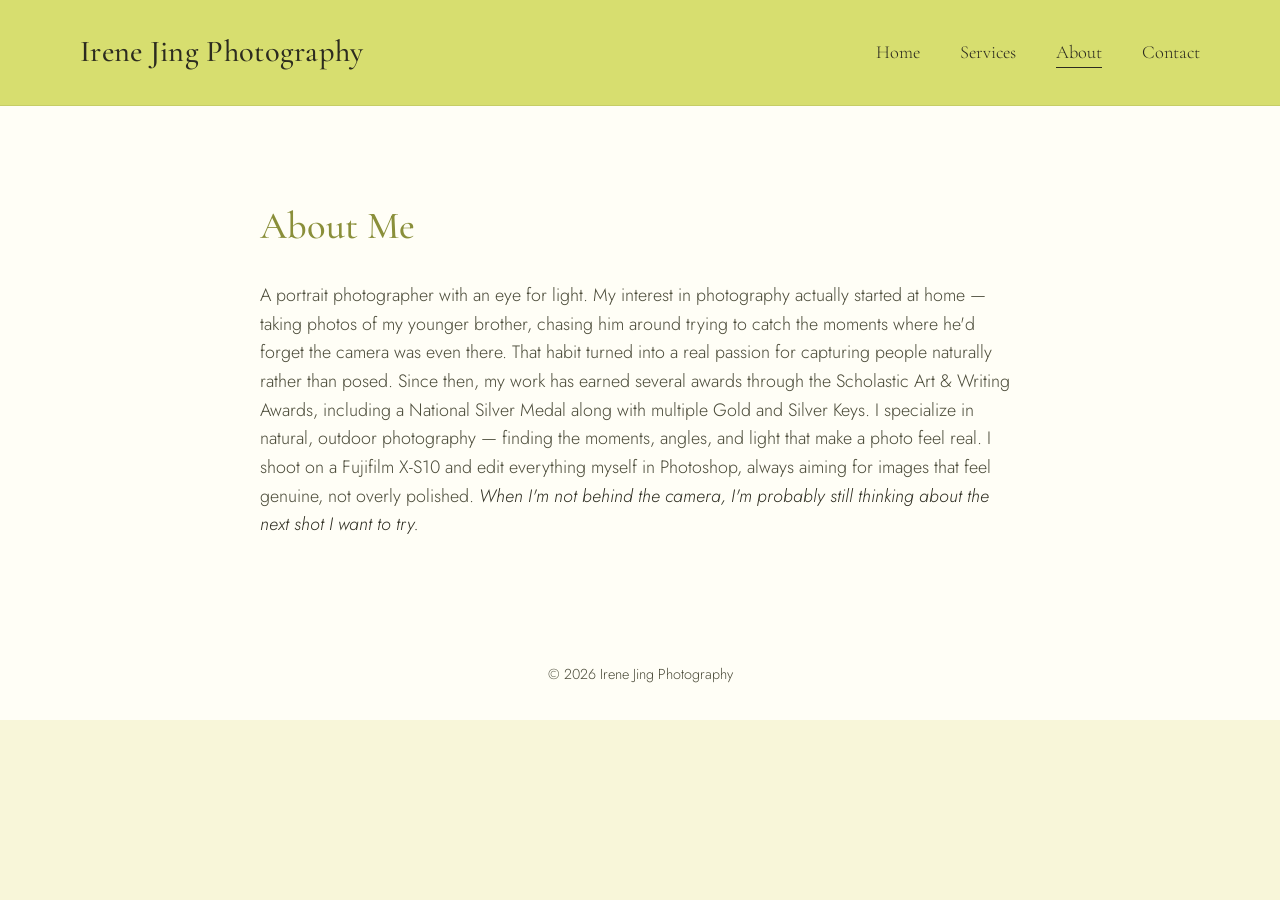
<file: about.html>
<!DOCTYPE html>
<html lang="en">
<head>
<meta charset="UTF-8">
<meta name="viewport" content="width=device-width, initial-scale=1.0">
<title>About — Irene Jing Photography</title>
<link rel="preconnect" href="https://fonts.googleapis.com">
<link rel="preconnect" href="https://fonts.gstatic.com" crossorigin>
<link href="https://fonts.googleapis.com/css2?family=Cormorant+Garamond:ital,wght@0,400;0,500;0,600;1,400&family=Jost:wght@300;400;500&display=swap" rel="stylesheet">
<link rel="stylesheet" href="style.css">
</head>
<body>

<header>
  <div class="nav-wrap">
    <div class="brand">Irene Jing Photography</div>
    <nav>
      <ul>
        <li><a href="index.html">Home</a></li>
        <li><a href="services.html">Services</a></li>
        <li><a href="about.html" class="active">About</a></li>
        <li><a href="contact.html">Contact</a></li>
      </ul>
    </nav>
  </div>
</header>

<section class="about">
  <div class="section-inner">
    <h2>About Me</h2>
    <p>A portrait photographer with an eye for light. My interest in photography actually started at home — taking photos of my younger brother, chasing him around trying to catch the moments where he'd forget the camera was even there. That habit turned into a real passion for capturing people naturally rather than posed. Since then, my work has earned several awards through the Scholastic Art &amp; Writing Awards, including a National Silver Medal along with multiple Gold and Silver Keys. I specialize in natural, outdoor photography — finding the moments, angles, and light that make a photo feel real. I shoot on a Fujifilm X-S10 and edit everything myself in Photoshop, always aiming for images that feel genuine, not overly polished. <em>When I'm not behind the camera, I'm probably still thinking about the next shot I want to try.</em></p>
  </div>
</section>

<footer>
  &copy; <span id="year"></span> Irene Jing Photography
</footer>

<script>document.getElementById('year').textContent = new Date().getFullYear();</script>
</body>
</html>
</file>
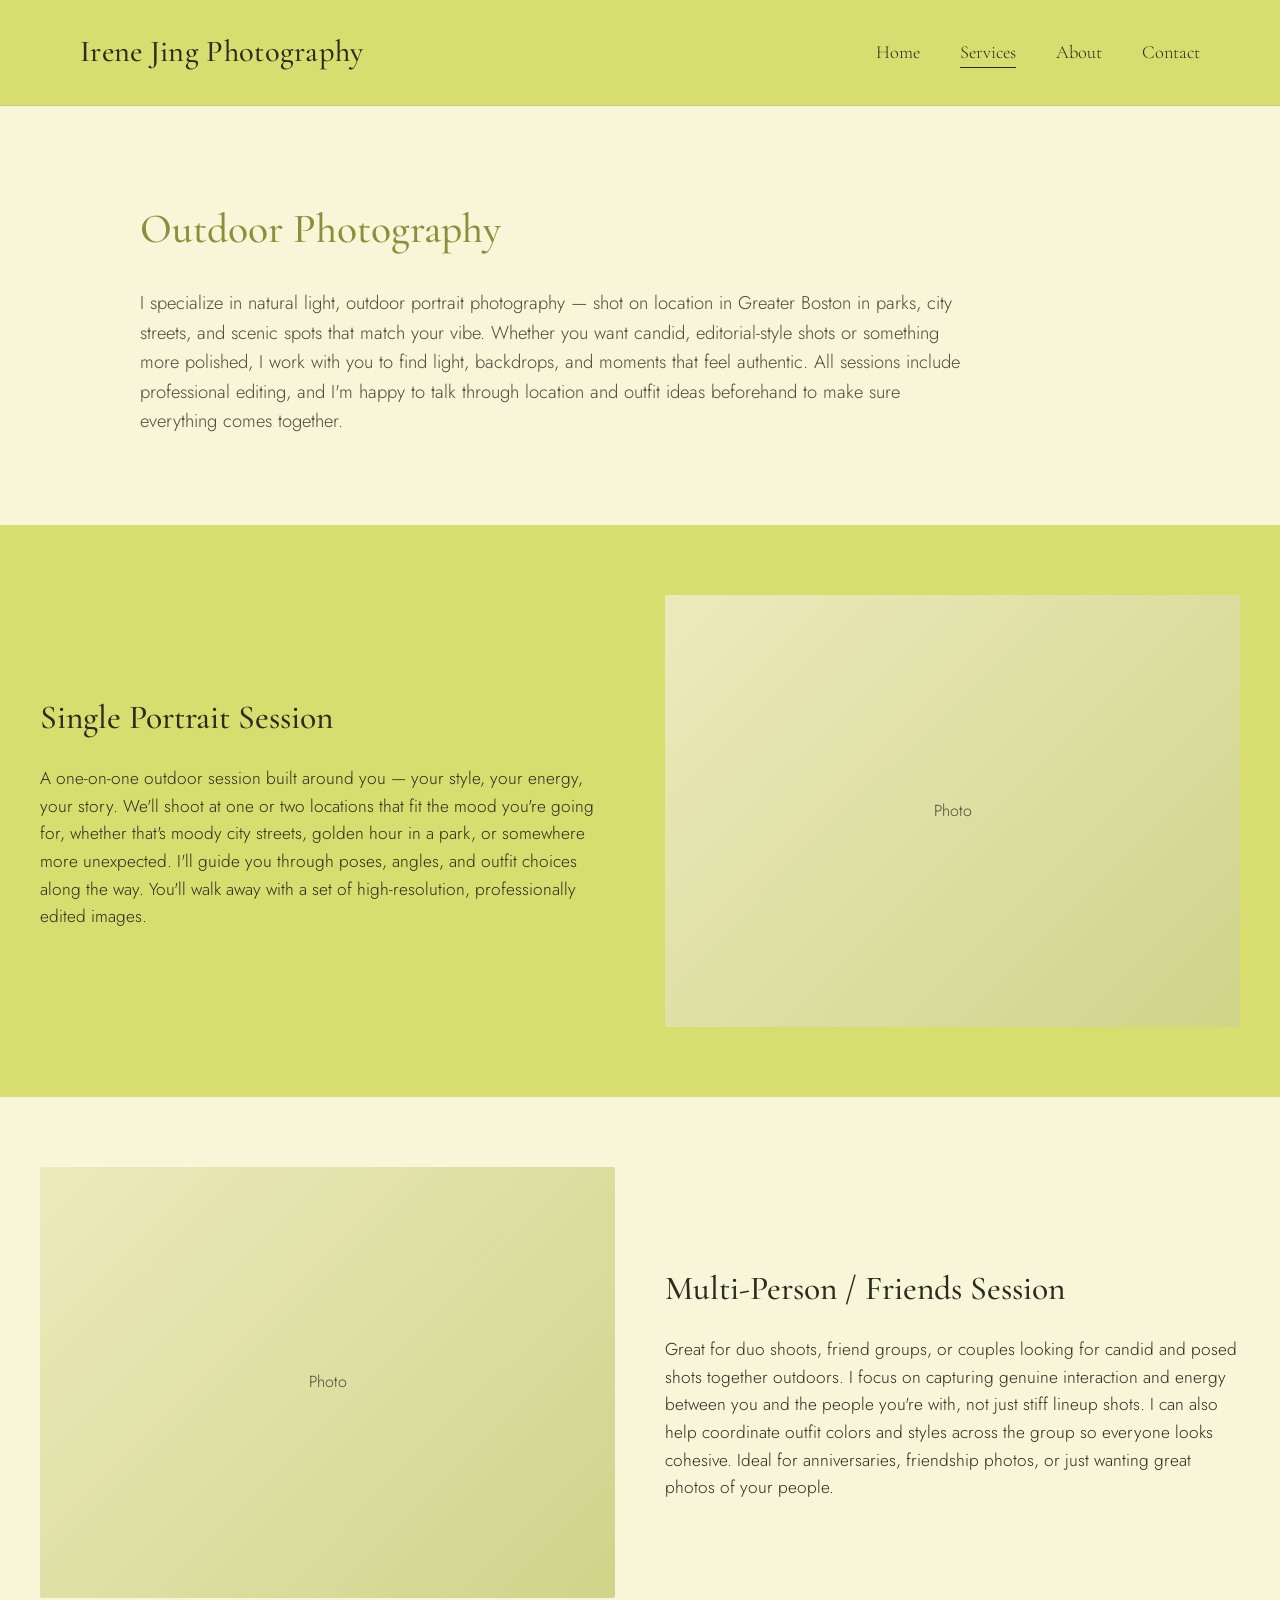
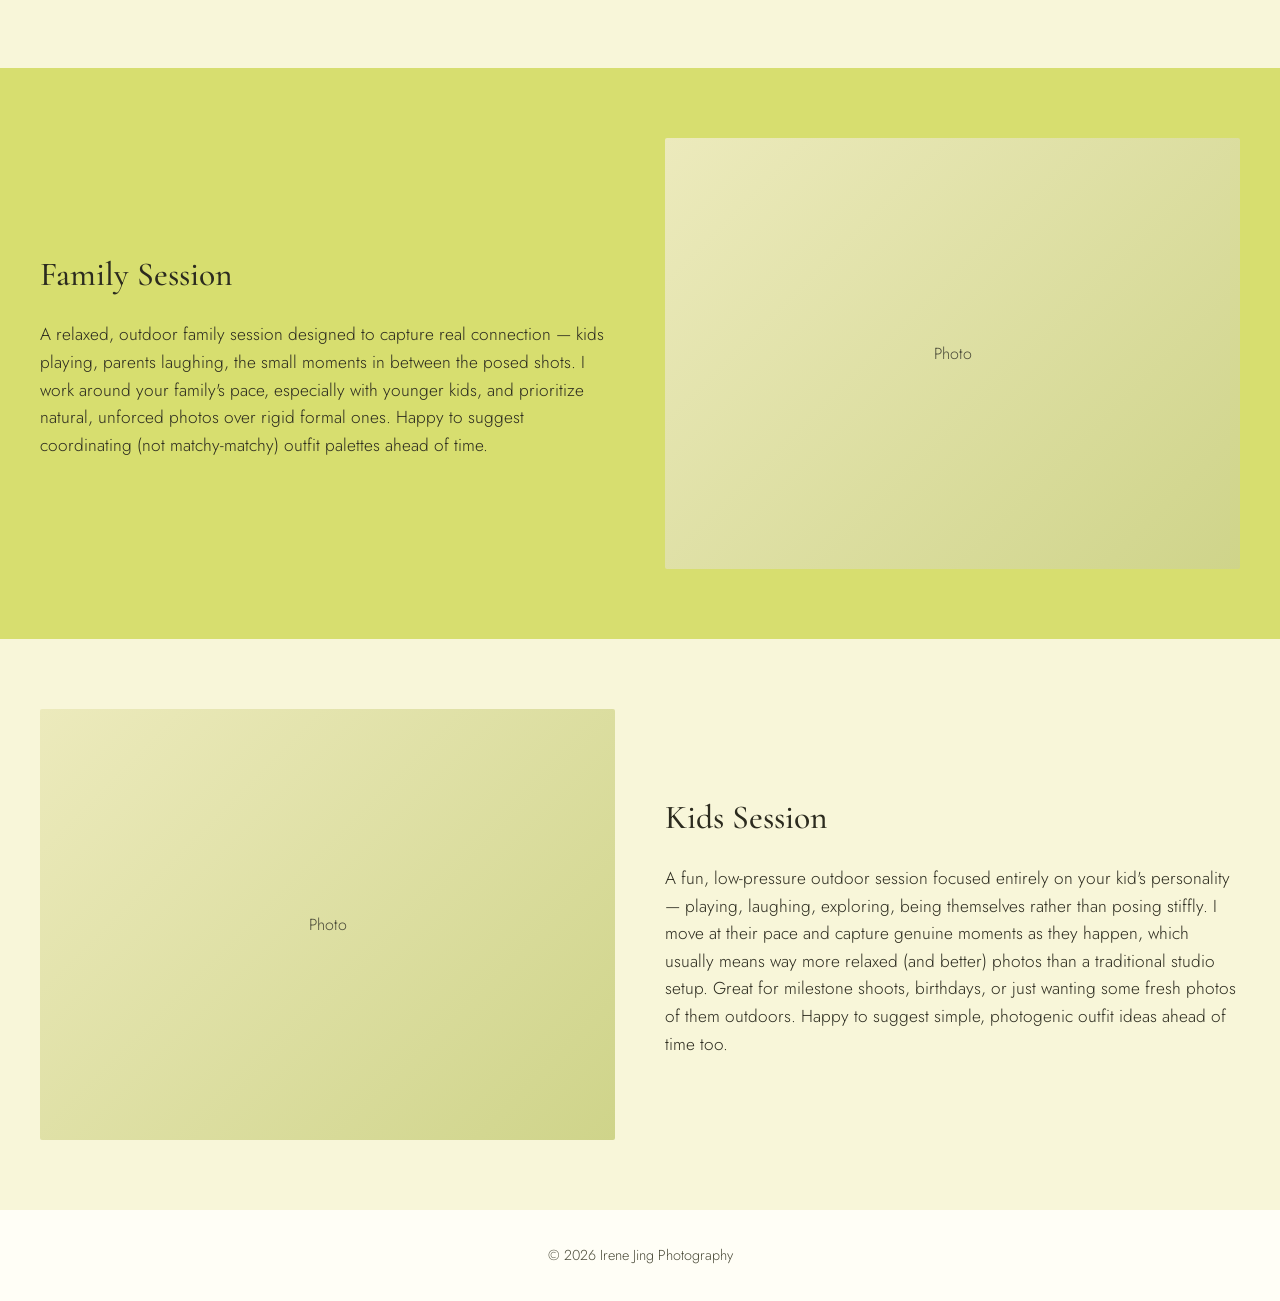
<file: services.html>
<!DOCTYPE html>
<html lang="en">
<head>
<meta charset="UTF-8">
<meta name="viewport" content="width=device-width, initial-scale=1.0">
<title>Services — Irene Jing Photography</title>
<link rel="preconnect" href="https://fonts.googleapis.com">
<link rel="preconnect" href="https://fonts.gstatic.com" crossorigin>
<link href="https://fonts.googleapis.com/css2?family=Cormorant+Garamond:ital,wght@0,400;0,500;0,600;1,400&family=Jost:wght@300;400;500&display=swap" rel="stylesheet">
<link rel="stylesheet" href="style.css">
</head>
<body>

<header>
  <div class="nav-wrap">
    <div class="brand">Irene Jing Photography</div>
    <nav>
      <ul>
        <li><a href="index.html">Home</a></li>
        <li><a href="services.html" class="active">Services</a></li>
        <li><a href="about.html">About</a></li>
        <li><a href="contact.html">Contact</a></li>
      </ul>
    </nav>
  </div>
</header>

<section>
  <div class="section-inner services-intro">
    <h2>Outdoor Photography</h2>
    <p>I specialize in natural light, outdoor portrait photography — shot on location in Greater Boston in parks, city streets, and scenic spots that match your vibe. Whether you want candid, editorial-style shots or something more polished, I work with you to find light, backdrops, and moments that feel authentic. All sessions include professional editing, and I'm happy to talk through location and outfit ideas beforehand to make sure everything comes together.</p>
  </div>
</section>

<div class="service-block">
  <div class="service-text">
    <h3>Single Portrait Session</h3>
    <p>A one-on-one outdoor session built around you — your style, your energy, your story. We'll shoot at one or two locations that fit the mood you're going for, whether that's moody city streets, golden hour in a park, or somewhere more unexpected. I'll guide you through poses, angles, and outfit choices along the way. You'll walk away with a set of high-resolution, professionally edited images.</p>
  </div>
  <div class="service-photo">Photo</div>
</div>

<div class="service-block alt">
  <div class="service-photo">Photo</div>
  <div class="service-text">
    <h3>Multi-Person / Friends Session</h3>
    <p>Great for duo shoots, friend groups, or couples looking for candid and posed shots together outdoors. I focus on capturing genuine interaction and energy between you and the people you're with, not just stiff lineup shots. I can also help coordinate outfit colors and styles across the group so everyone looks cohesive. Ideal for anniversaries, friendship photos, or just wanting great photos of your people.</p>
  </div>
</div>

<div class="service-block">
  <div class="service-text">
    <h3>Family Session</h3>
    <p>A relaxed, outdoor family session designed to capture real connection — kids playing, parents laughing, the small moments in between the posed shots. I work around your family's pace, especially with younger kids, and prioritize natural, unforced photos over rigid formal ones. Happy to suggest coordinating (not matchy-matchy) outfit palettes ahead of time.</p>
  </div>
  <div class="service-photo">Photo</div>
</div>

<div class="service-block alt">
  <div class="service-photo">Photo</div>
  <div class="service-text">
    <h3>Kids Session</h3>
    <p>A fun, low-pressure outdoor session focused entirely on your kid's personality — playing, laughing, exploring, being themselves rather than posing stiffly. I move at their pace and capture genuine moments as they happen, which usually means way more relaxed (and better) photos than a traditional studio setup. Great for milestone shoots, birthdays, or just wanting some fresh photos of them outdoors. Happy to suggest simple, photogenic outfit ideas ahead of time too.</p>
  </div>
</div>

<footer>
  &copy; <span id="year"></span> Irene Jing Photography
</footer>

<script>document.getElementById('year').textContent = new Date().getFullYear();</script>
</body>
</html>
</file>
<file: style.css>
:root{
  --accent: #d7de6f;      /* bright yellow-green header/hero */
  --accent-dark: #c7cf52; /* underline / hover */
  --cream: #f8f6d9;       /* body background */
  --ink: #2c2b1f;         /* near-black text */
  --ink-soft: #4a4a38;
  --olive: #8a8f3a;       /* heading accent color */
  --white: #fffef6;
}
*{box-sizing:border-box; margin:0; padding:0;}
html{scroll-behavior:smooth;}
body{
  font-family:'Jost', sans-serif;
  color:var(--ink);
  background:var(--cream);
  font-weight:300;
  line-height:1.6;
}
h1,h2,h3, .brand, nav a{
  font-family:'Cormorant Garamond', serif;
}
a{color:inherit; text-decoration:none;}

/* NAV */
header{
  background:var(--accent);
  position:sticky; top:0; z-index:50;
  border-bottom:1px solid rgba(0,0,0,0.08);
}
.nav-wrap{
  max-width:1200px; margin:0 auto;
  display:flex; align-items:center; justify-content:space-between;
  padding:28px 40px;
}
.brand{font-size:1.9rem; font-weight:500; letter-spacing:0.3px;}
nav ul{list-style:none; display:flex; gap:40px;}
nav a{font-size:1.15rem; position:relative; padding-bottom:4px;}
nav a.active, nav a:hover{border-bottom:1px solid var(--ink);}

/* HERO / GALLERY */
.hero{
  background:var(--accent);
  padding:60px 0 70px;
}
.gallery{
  display:flex; gap:18px; overflow-x:auto;
  max-width:1200px; margin:0 auto; padding:0 40px;
  scroll-snap-type:x mandatory;
}
.gallery::-webkit-scrollbar{height:8px;}
.gallery::-webkit-scrollbar-thumb{background:rgba(0,0,0,0.2); border-radius:4px;}
.gallery figure{
  flex:0 0 340px; scroll-snap-align:start;
  aspect-ratio:3/4; border-radius:2px; overflow:hidden;
  background:linear-gradient(135deg,#eceabc,#cfd48a);
  display:flex; align-items:center; justify-content:center;
  color:var(--ink-soft); font-size:0.95rem; text-align:center;
}
.gallery img{width:100%; height:100%; object-fit:cover; display:block;}

section{padding:90px 40px;}
.section-inner{max-width:1000px; margin:0 auto;}

/* SERVICES */
.services-intro h2{
  font-size:2.6rem; color:var(--olive); font-weight:500; margin-bottom:26px;
}
.services-intro p{font-size:1.15rem; max-width:820px; color:var(--ink-soft);}

.service-block{
  background:var(--accent);
  padding:70px 40px;
  display:grid; grid-template-columns:1fr 1fr; gap:50px; align-items:center;
}
.service-block:nth-child(even) .service-text{order:2;}
.service-block .service-text h3{
  font-size:2.1rem; font-weight:500; margin-bottom:20px;
}
.service-block .service-text p{font-size:1.08rem; color:var(--ink);}
.service-photo{
  aspect-ratio:4/3; background:linear-gradient(135deg,#eceabc,#cfd48a);
  border-radius:2px; display:flex; align-items:center; justify-content:center;
  color:var(--ink-soft); overflow:hidden;
}
.service-photo img{width:100%; height:100%; object-fit:cover;}
.service-block.alt{background:var(--cream);}

/* ABOUT */
.about{background:var(--white);}
.about .section-inner{max-width:760px;}
.about h2{font-size:2.4rem; color:var(--olive); font-weight:500; margin-bottom:24px;}
.about p{font-size:1.12rem; color:var(--ink-soft);}
.about em{font-style:italic; color:var(--ink);}

/* CONTACT */
.contact-top{
  background:var(--cream);
  padding:70px 40px;
  display:flex; align-items:center; justify-content:space-between; flex-wrap:wrap; gap:24px;
  max-width:1200px; margin:0 auto;
}
.contact-top h2{font-size:2rem; font-weight:500;}
.btn{
  background:var(--ink); color:var(--white);
  padding:16px 32px; font-size:1.1rem; border-radius:2px;
  border:none; cursor:pointer; font-family:'Jost', sans-serif;
  display:inline-block;
}
.btn:hover{background:var(--olive);}

.connect{
  background:var(--accent);
  padding:80px 40px;
}
.connect-wrap{
  max-width:1100px; margin:0 auto;
  display:grid; grid-template-columns:1fr 1.3fr; gap:60px;
}
.connect h2{font-size:2.4rem; font-weight:500; margin-bottom:20px;}
.connect p{font-size:1.1rem; max-width:420px;}
form{display:grid; gap:18px;}
.row2{display:grid; grid-template-columns:1fr 1fr; gap:18px;}
label{font-size:0.95rem; display:block; margin-bottom:6px;}
input, textarea{
  width:100%; padding:12px 14px; border:1px solid var(--ink);
  background:var(--cream); font-family:'Jost', sans-serif; font-size:1rem;
  border-radius:1px;
}
textarea{min-height:120px; resize:vertical;}
form .btn{justify-self:start; margin-top:8px;}

footer{
  text-align:center; padding:34px 20px; font-size:0.9rem;
  color:var(--ink-soft); background:var(--white);
}

@media (max-width:760px){
  .nav-wrap{padding:20px 22px; flex-direction:column; gap:14px;}
  nav ul{gap:22px;}
  .gallery figure{flex-basis:78vw;}
  section{padding:60px 22px;}
  .service-block{grid-template-columns:1fr; padding:50px 22px;}
  .service-block:nth-child(even) .service-text{order:0;}
  .connect-wrap{grid-template-columns:1fr;}
  .row2{grid-template-columns:1fr;}
  .contact-top{flex-direction:column; align-items:flex-start;}
}
</file>
